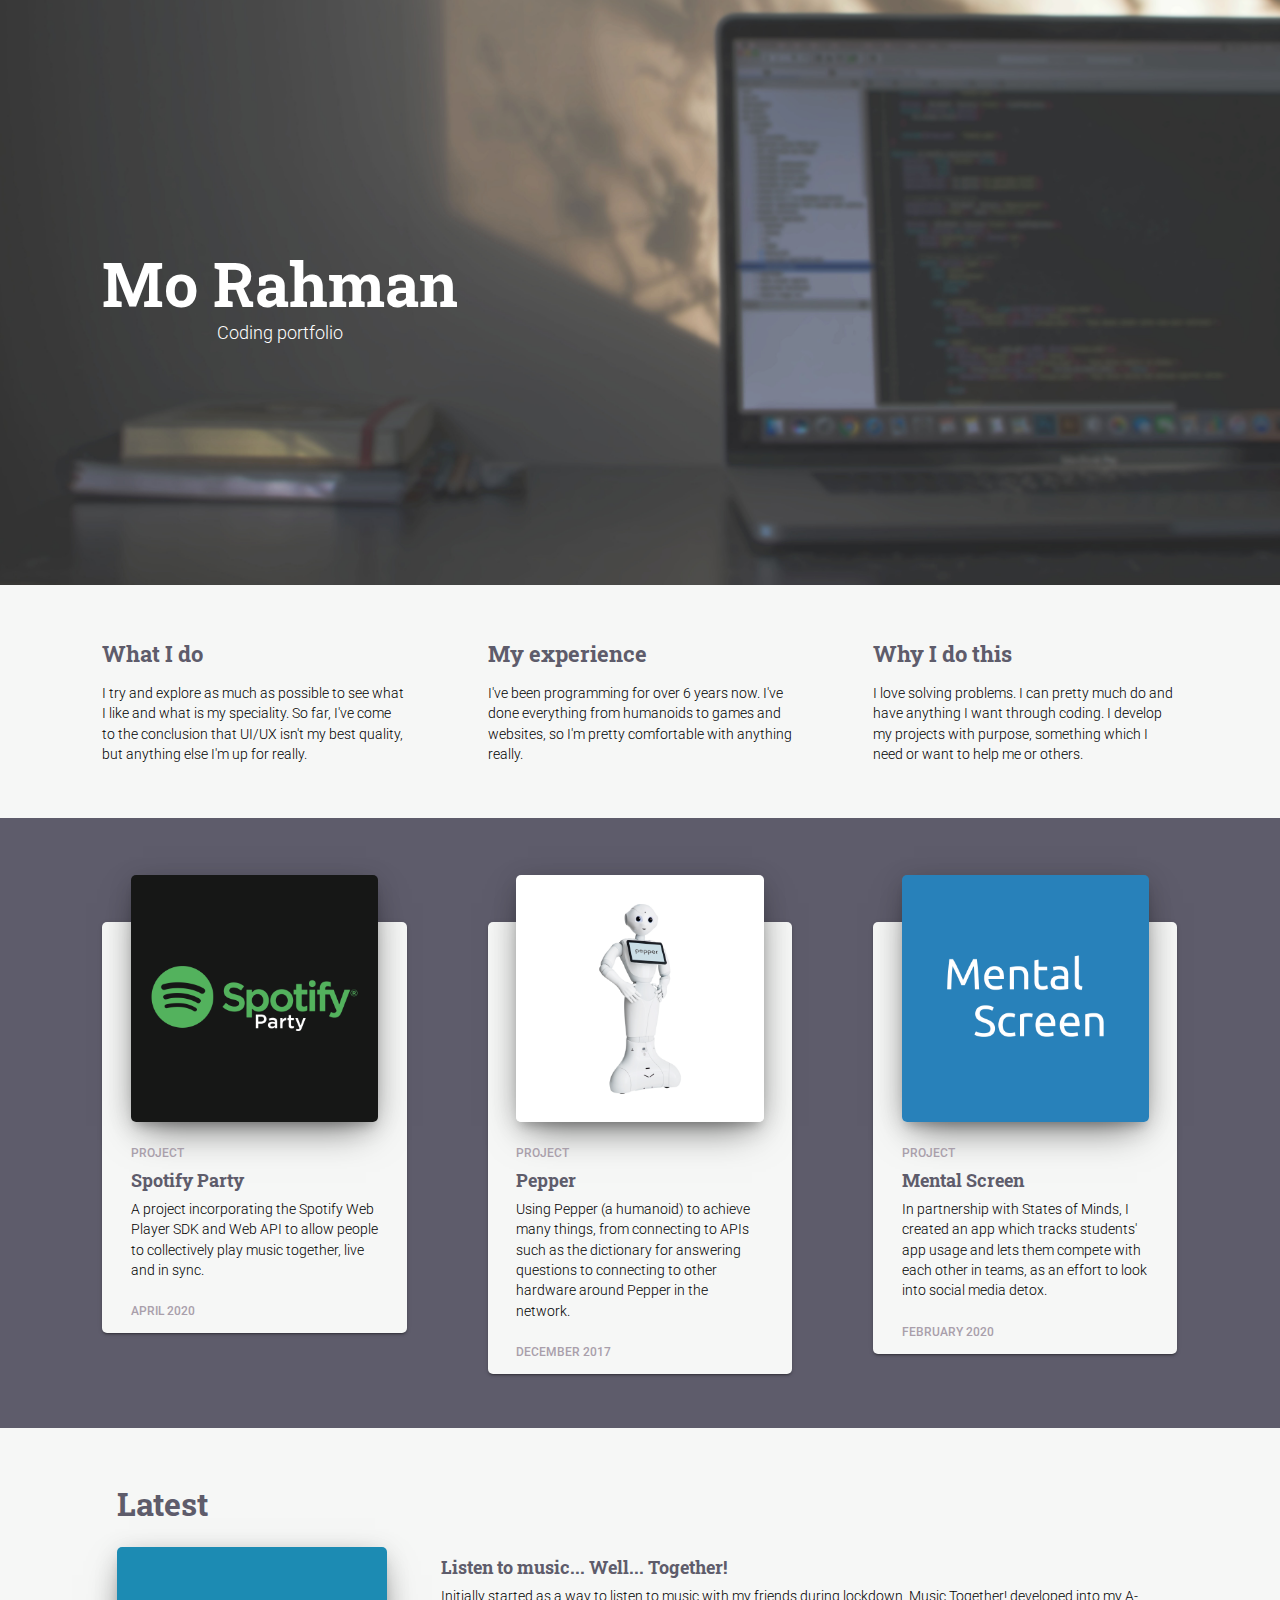
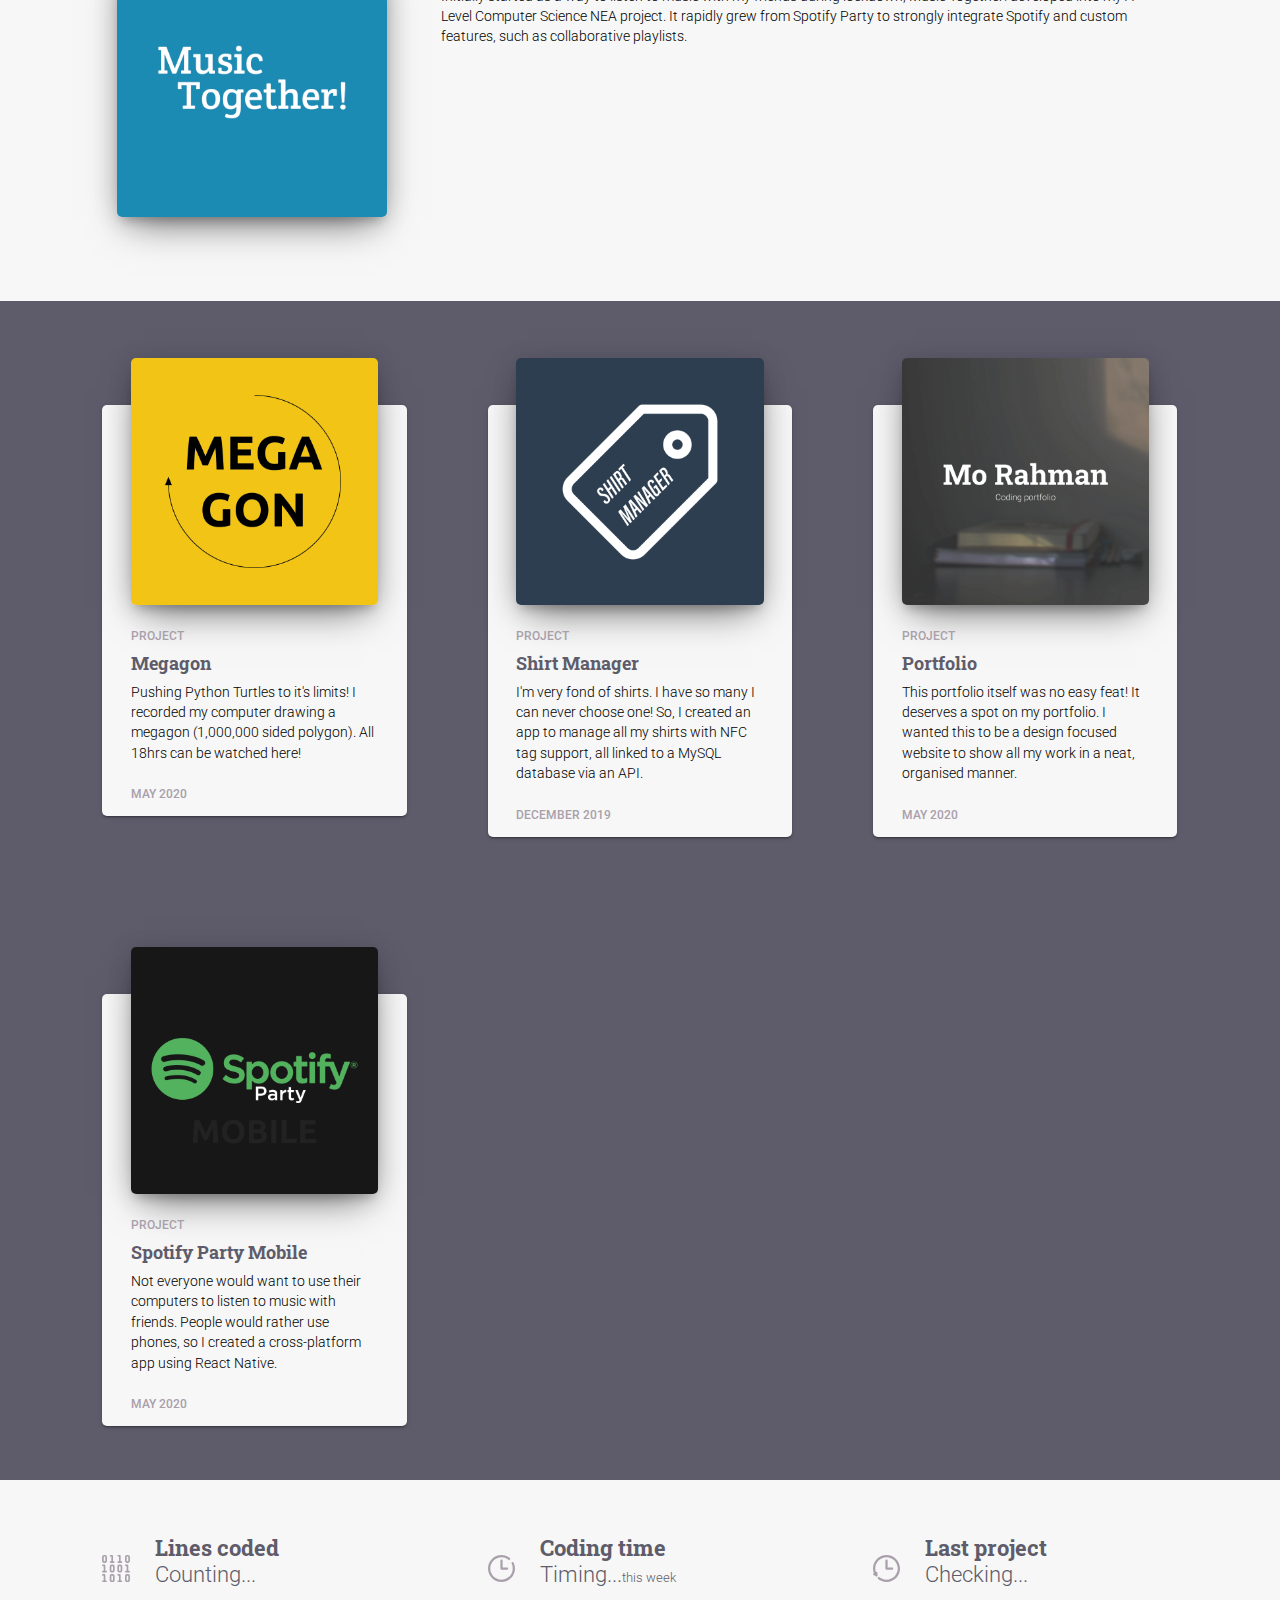
<file: index.html>
<!DOCTYPE html>
<html>
    <head>
        <title>Mo Rahman: Portfolio</title>
        <link rel="stylesheet" type="text/css" href="style.css">
        <!-- Global site tag (gtag.js) - Google Analytics -->
        <script async src="https://www.googletagmanager.com/gtag/js?id=UA-165942289-1"></script>
        <script src="https://ajax.googleapis.com/ajax/libs/jquery/3.5.1/jquery.min.js"></script>
        <script>
            window.dataLayer = window.dataLayer || [];
            function gtag(){dataLayer.push(arguments);}
            gtag('js', new Date());

            gtag('config', 'UA-165942289-1');
        </script>
        <!-- UI Scripts -->
    </head>
    <body>
        <!-- <div id="top_bar">
            <div id="top_bar_github"></div>
            <div id="top_bar_github_t" class="roboto">@mrmm2703</div>
            <div id="top_bar_twitter"></div>
            <div id="top_bar_github_t" class="roboto">@morahman162</div>
        </div> -->
        <div id="moving_image"></div>
        <div id="header">
            <div id="header_left_container">
                <div id="header_title" class="robotoheader">
                    Mo Rahman
                </div>
                <div id="header_subtitle" class="roboto">
                    Coding portfolio
                </div>
            </div>
        </div>
        <div id="header_ps">
            <div id="header_left_container">
                <div id="header_title" class="robotoheader">
                    Spotify Party
                </div>
            </div>
            <div id="header_right_container">
                <div id="header_img"></div>
            </div>
        </div>
        <div id="header_block"></div>

        <div class="section light">
            <div class="row1">
                <div class="light_card id1">
                    <div class="light_card_header robotoheader">
                        What I do
                    </div>
                    <div class="light_card_text roboto">
                        I try and explore as much as possible to see what I like and what is my speciality. So far, I've come to the conclusion that UI/UX isn't my best quality, but anything else I'm up for really.
                    </div>
                </div>
                <div class="light_card id2">
                    <div class="light_card_header robotoheader">
                        My experience
                    </div>
                    <div class="light_card_text roboto">
                        I've been programming for over 6 years now. I've done everything from humanoids to games and websites, so I'm pretty comfortable with anything really.
                    </div>
                </div>
                <div class="light_card id3">
                    <div class="light_card_header robotoheader">
                        Why I do this
                    </div>
                    <div class="light_card_text roboto">
                        I love solving problems. I can pretty much do and have anything I want through coding. I develop my projects with purpose, something which I need or want to help me or others.
                    </div>
                </div>
            </div>
        </div>


        <div class="section dark">
            <div class="row1">
                <div class="dark_card dc1 id1" id="row2img">
                    <a><div data-href="projects/spotify-party/" class="img id1"></div></a>
                    <div class="dark_card_type">PROJECT</div>
                    <div class="dark_card_title robotoheader">Spotify Party</div>
                    <div class="dark_card_text roboto">A project incorporating the Spotify Web Player SDK and Web API to allow people to collectively play music together, live and in sync.</div>
                    <div class="dark_card_type">APRIL 2020</div>
                </div>
                <div class="dark_card dc1 id2">
                    <a><div data-href="projects/pepper/" class="img id2"></div></a>
                    <div class="dark_card_type">PROJECT</div>
                    <div class="dark_card_title robotoheader">Pepper</div>
                    <div class="dark_card_text roboto">Using Pepper (a humanoid) to achieve many things, from connecting to APIs such as the dictionary for answering questions to connecting to other hardware around Pepper in the network.</div>
                    <div class="dark_card_type">DECEMBER 2017</div>
                </div>
                <div class="dark_card dc1 id3">
                    <a><div data-href="projects/mental-screen/" class="img id3"></div></a>
                    <div class="dark_card_type">PROJECT</div>
                    <div class="dark_card_title robotoheader">Mental Screen</div>
                    <div class="dark_card_text roboto">In partnership with States of Minds, I created an app which tracks students' app usage and lets them compete with each other in teams, as an effort to look into social media detox.</div>
                    <div class="dark_card_type">FEBRUARY 2020</div>
                </div>
            </div>
        </div>

        <div class="section light">
            <div class="row1">
                <div class="light_card_header robotoheader" style="margin-left: calc(300px * 0.05); font-size: 2em;">Latest</div>
                <div class="feat-content">
                    <div class="feat-img-cont">
                        <a><div data-href="projects/music-together/" class="img feature" style="background-image: url('img/music-together.png')"></div></a>
                    </div>
                    <div class="text-cont">
                        <div class="dark_card_title robotoheader">Listen to music... Well... Together!</div>
                        <div class="dark_card_text roboto">
                            Initially started as a way to listen to music with my friends during lockdown, Music Together! developed into my A-Level Computer Science NEA project.
                            It rapidly grew from Spotify Party to strongly integrate Spotify and custom features, such as collaborative playlists.
                        </div>
                    </div>
                </div>
            </div>
        </div>

        <div class="section dark">
            <div class="row1">
                <div class="dark_card dc2 id1" id="row2img">
                    <a><div data-href="projects/megagon/" class="img id1"></div></a>
                    <div class="dark_card_type">PROJECT</div>
                    <div class="dark_card_title robotoheader">Megagon</div>
                    <div class="dark_card_text roboto">Pushing Python Turtles to it's limits! I recorded my computer drawing a megagon (1,000,000 sided polygon). All 18hrs can be watched here!</div>
                    <div class="dark_card_type">MAY 2020</div>
                </div>
                <div class="dark_card dc2 id2">
                    <a><div data-href="projects/shirt-manager/" class="img id2"></div></a>
                    <div class="dark_card_type">PROJECT</div>
                    <div class="dark_card_title robotoheader">Shirt Manager</div>
                    <div class="dark_card_text roboto">I'm very fond of shirts. I have so many I can never choose one! So, I created an app to manage all my shirts with NFC tag support, all linked to a MySQL database via an API.</div>
                    <div class="dark_card_type">DECEMBER 2019</div>
                </div>
                <div class="dark_card dc2 id3">
                    <a><div data-href="projects/portfolio" class="img id3"></div></a>
                    <div class="dark_card_type">PROJECT</div>
                    <div class="dark_card_title robotoheader">Portfolio</div>
                    <div class="dark_card_text roboto">This portfolio itself was no easy feat! It deserves a spot on my portfolio. I wanted this to be a design focused website to show all my work in a neat, organised manner.</div>
                    <div class="dark_card_type">MAY 2020</div>
                </div>
            </div>
        </div>

        <div class="section dark">
            <div class="row1">
                <div class="dark_card dc2 id1" id="row2img">
                    <a><div data-href="projects/spotify-party-mobile" class="img id1"  style="background-image: url('img/spotify-party-mobile.png');"></div></a>
                    <div class="dark_card_type">PROJECT</div>
                    <div class="dark_card_title robotoheader">Spotify Party Mobile</div>
                    <div class="dark_card_text roboto">Not everyone would want to use their computers to listen to music with friends. People would rather use phones, so I created a cross-platform app using React Native.</div>
                    <div class="dark_card_type">MAY 2020</div>
                </div>
            </div>
        </div>

        <div class="section light">
            <div class="row1">
                <div class="light_card id1">
                    <div class="light_card_header robotoheader stat">
                        <div class="stat_image" style="background-image: url('img/binary.svg');"></div>
                        <div class="stat_header">Lines coded
                            <div class="roboto" id ="lines_coded">Counting...</div>
                        </div>
                    </div>
                </div>
                <div class="light_card id2">
                    <div class="light_card_header robotoheader stat">
                        <div class="stat_image" style="background-image: url('img/time.svg');"></div>
                        <div class="stat_header">Coding time
                            <div class="roboto" id="coding_time">Timing...<b class="roboto" style="font-size: 1vw">this week</b></div>
                        </div>
                    </div>
                </div>
                <div class="light_card id3">
                    <div class="light_card_header robotoheader stat">
                        <div class="stat_image" style="background-image: url('img/recent.svg');"></div>
                        <div class="stat_header">Last project
                            <div class="roboto" id="last_project">Checking...</div>
                        </div>
                    </div>
                </div>
            </div>
        </div>
        
    </body>
    <script>
            var header_block = document.getElementById("header_block")
            var header = document.getElementById("header")
            var origMargin
            var origSize
            var movingImageWidth
            var movingImageHeight
            var movingImageTop
            var movingImageRight

            function numberWithCommas(x) {
                return x.toString().replace(/\B(?=(\d{3})+(?!\d))/g, ",");
            }

            function titleCase(str) {
                var splitStr = str.toLowerCase().split(' ');
                for (var i = 0; i < splitStr.length; i++) {
                    splitStr[i] = splitStr[i].charAt(0).toUpperCase() + splitStr[i].substring(1);     
                }
                return splitStr.join(' '); 
            }

            $.getJSON("stats.json", function(data) {
                $.getJSON("https://morahman.me/portfolio/get_time.php", (d) => {
                    let time = parseInt(d["data"]["time"]) * 1000
                    if (time < 60000) {
                        time = numberWithCommas(Math.trunc(time / 1000)) + "sec"
                    } else if (time < 3600000) {
                        time = numberWithCommas(Math.trunc(time / 60000)) + "min"
                    } else {
                        time = numberWithCommas(Math.trunc(time / 3600000)) + "hrs"
                    }
                    $("#lines_coded").html(numberWithCommas(data["total_lines"]))
                    $("#coding_time").html(time + " <b class=\"roboto\" style=\"font-size: 1vw\">this week</b>")
                    $("#last_project").html(titleCase(data["last_project"]))
                })                
            })

            function setHeaderBlock() {
                header_block.style.height = header.offsetHeight + "px"
            }
            
            function setImageHeight() {
                console.log($(".dark_card .img").width())
                $(".dark_card .img").css('height', $(".dark_card .img").width()+"px")
                $(".dark_card .img").css('margin-top', (($(".dark_card .img").width()/4)*(-1))+"px")
                origMargin = ($(".dark_card .img").width()/4)*(-1)
                origSize = $(".dark_card .img").height()
                $("#top_bar_github").css('width', $("#top_bar_github").height()+"px")
                $("#top_bar_twitter").css('width', $("#top_bar_github").height()+"px")
                $("#top_bar_twitter").css('height', ($("#top_bar_twitter").width() / 1.229822835)+"px")
                console.log($(".light_card_header.stat").height() + "PPPPP")
                $(".stat_image").css('width', $(".light_card_header.stat").height()/2+"px")
                $(".stat_image").css('height', $(".light_card_header.stat").height()/2+"px")
                // $("#top_bar_github").css('margin-top', (($("#top_bar").height() - $("#top_bar_github").height()) / 2)+"px")
                movingImageHeight = $("#header_right_container").height()
                movingImageWidth = $("#header_right_container").width()
                movingImageTop = $("#header_right_container").offset().top
                movingImageLeft = $("#header_right_container").offset().left
                console.log(movingImageHeight, movingImageWidth, movingImageTop, movingImageLeft)
            }

            function doSizes() {
                setHeaderBlock()
                setImageHeight()
            }

            doSizes()
            window.addEventListener("resize", doSizes)
        </script>
        <script src="animations.js"></script>
</html>
</file>
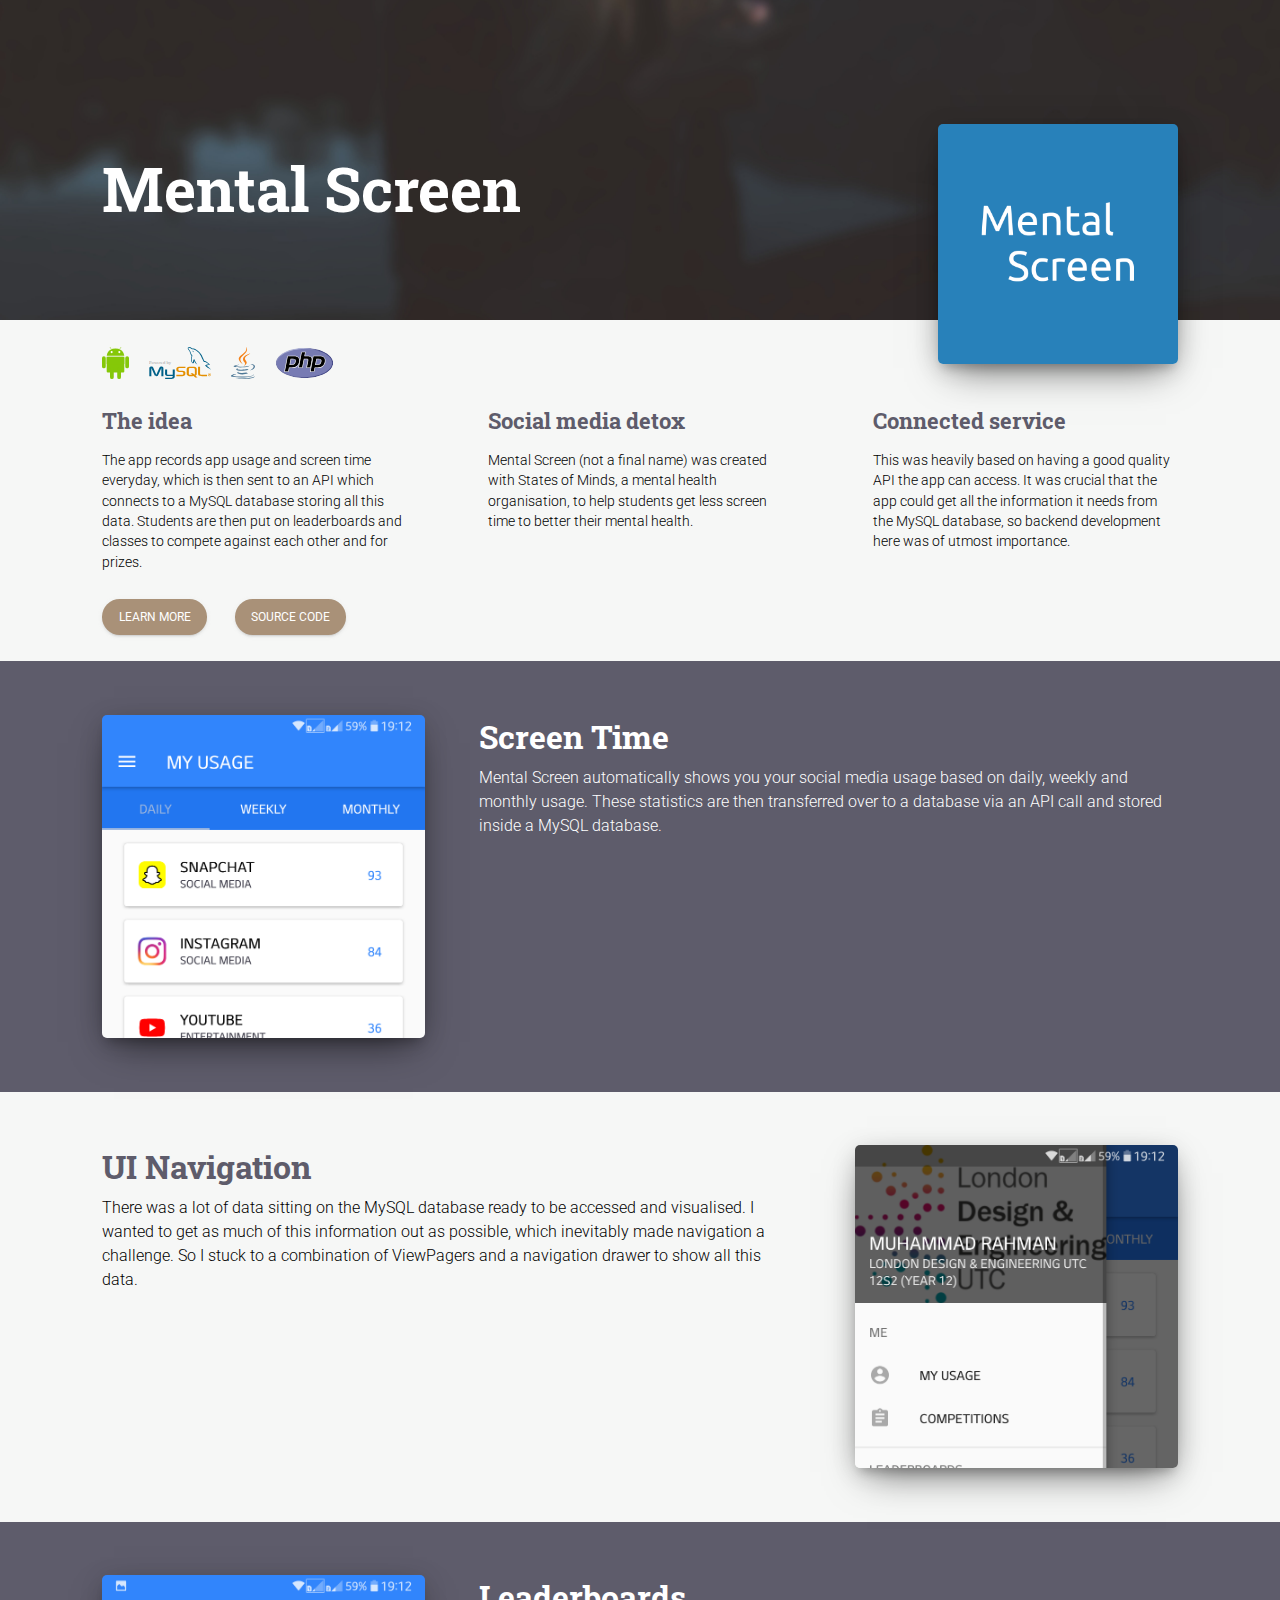
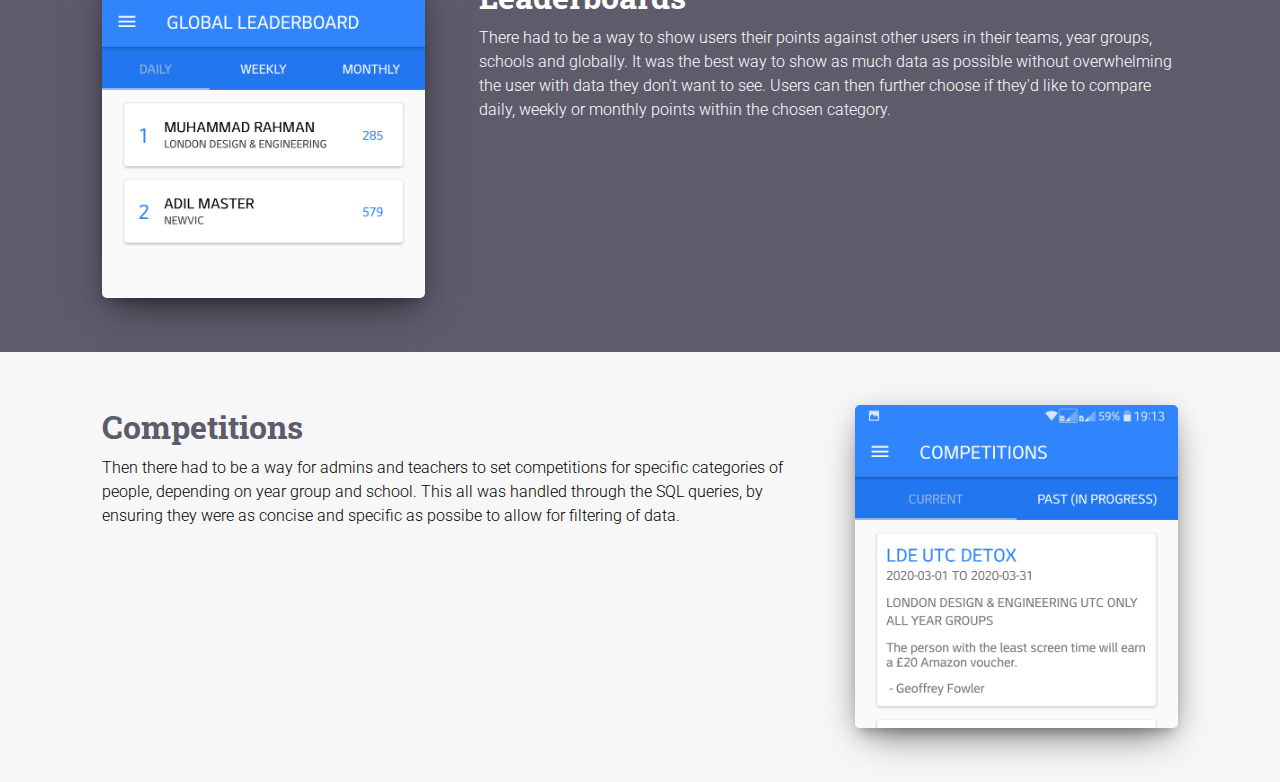
<file: projects/mental-screen/index.html>
<!DOCTYPE html>
<html>
    <head>
        <title>Mental Screen</title>
        <link rel="stylesheet" type="text/css" href="style.css">
        <meta name="twitter:widgets:border-color" content="#ffffff">
        <!-- Global site tag (gtag.js) - Google Analytics -->
        <script async src="https://www.googletagmanager.com/gtag/js?id=UA-165942289-1"></script>
        <script src="https://ajax.googleapis.com/ajax/libs/jquery/3.5.1/jquery.min.js"></script>
        <script>
            window.dataLayer = window.dataLayer || [];
            function gtag(){dataLayer.push(arguments);}
            gtag('js', new Date());

            gtag('config', 'UA-165942289-1');
        </script>
    </head>
    <body>
        <!-- Header -->
        <div id="header">
            <div id="header_left_container">
                <div id="header_title" class="robotoheader">
                    Mental Screen
                </div>
            </div>
            <div id="header_right_container">
                <div id="header_img"></div>
            </div>
        </div>
        <div id="header_block"></div>

        <!-- Quick Details -->
        <div class="section light">
            <div class="tech_bar">
                <img class="tech" src="../../img/android.svg"/>
                <img class="tech" src="../../img/mysql.svg"/>
                <img class="tech" src="../../img/java.svg"/>
                <img class="tech" src="../../img/php.svg"/>
            </div>
            <div class="row1">
                <div class="light_card id1">
                    <div class="light_card_header robotoheader">
                        The idea
                    </div>
                    <div class="light_card_text roboto">
                        The app records app usage and screen time everyday, which is then sent to an API which connects to a MySQL database storing all this data. Students are then put on leaderboards and classes to compete against each other and for prizes.
                    </div>
                </div>
                <div class="light_card id2">
                    <div class="light_card_header robotoheader">
                        Social media detox
                    </div>
                    <div class="light_card_text roboto">
                        Mental Screen (not a final name) was created with States of Minds, a mental health organisation, to help students get less screen time to better their mental health.
                    </div>
                </div>
                <div class="light_card id3">
                    <div class="light_card_header robotoheader">
                        Connected service
                    </div>
                    <div class="light_card_text roboto">
                        This was heavily based on having a good quality API the app can access. It was crucial that the app could get all the information it needs from the MySQL database, so backend development here was of utmost importance.
                    </div>
                </div>
            </div>
            <div class="top_buttons">
                <a href="#learnmore" class="button top_button roboto">LEARN MORE</a>
                <a href="https://github.com/mrmm2703/mental-screen" class="button top_button roboto">SOURCE CODE</a>
            </div>
        </div>

        <div class="section dark" id="learnmore">
            <div class="row1" style="padding-top: 5%; padding-bottom: 5%;">
                <div class="big_image left" id="big_image1" style='background-image: url("img/screenshot.png");'></div>
                <div class="big_image_text_container right dark">
                    <div class="big_image_text_header robotoheader">
                        Screen Time
                    </div>
                    <div class="big_image_text_text roboto">
                        Mental Screen automatically shows you your social media usage based on daily, weekly and monthly usage. These statistics are then transferred over to a database via an API call and stored inside a MySQL database.
                    </div>
                </div>
            </div>
        </div>

        <div class="section light">
            <div class="row1" style="padding-top: 5%; padding-bottom: 5%">
                <div class="big_image right" id="big_image2" style='background-image: url("img/screenshot2.png");'></div>
                <div class="big_image_text_container left">
                    <div class="big_image_text_header light robotoheader">
                        UI Navigation
                    </div>
                    <div class="big_image_text_text roboto">
                        There was a lot of data sitting on the MySQL database ready to be accessed and visualised. I wanted to get as much of this information out as possible, which inevitably made navigation a challenge. So I stuck to a combination of ViewPagers and a navigation drawer to show all this data.
                    </div>
                </div>
            </div>
        </div>

        <div class="section dark">
            <div class="row1" style="padding-top: 5%; padding-bottom: 5%">
                <div class="big_image left" id="big_image3" style='background-image: url("img/screenshot3.png");'></div>
                <div class="big_image_text_container dark right">
                    <div class="big_image_text_header dark robotoheader">
                        Leaderboards
                    </div>
                    <div class="big_image_text_text roboto">
                        There had to be a way to show users their points against other users in their teams, year groups, schools and globally. It was the best way to show as much data as possible without overwhelming the user with data they don't want to see. Users can then further choose if they'd like to compare daily, weekly or monthly points within the chosen category.
                    </div>
                </div>
            </div>
        </div>

        <div class="section light">
            <div class="row1" style="padding-top: 5%; padding-bottom: 5%">
                <div class="big_image right" id="big_image4" style='background-image: url("img/screenshot4.png");'></div>
                <div class="big_image_text_container left">
                    <div class="big_image_text_header light robotoheader">
                        Competitions
                    </div>
                    <div class="big_image_text_text roboto">
                        Then there had to be a way for admins and teachers to set competitions for specific categories of people, depending on year group and school. This all was handled through the SQL queries, by ensuring they were as concise and specific as possibe to allow for filtering of data.
                    </div>
                </div>
            </div>
        </div>

        <!-- <div class="section dark"> -->
            <!-- <div class="row1"> -->
                <!-- <div class="dark_card dc1 id1" id="row2img"> -->
                    <!-- <div class="img id1"></div> -->
                    <!-- <div class="dark_card_type">PROJECT</div> -->
                    <!-- <div class="dark_card_title robotoheader">Spotify Party</div> -->
                    <!-- <div class="dark_card_text roboto">A project incorporating the Spotify Web Player SDK and Web API to allow people to collectively play music together, live and in sync.</div> -->
                    <!-- <div class="dark_card_type">APRIL 2020</div> -->
                    <!-- <blockquote class="twitter-tweet"><p lang="en" dir="ltr">So, <a href="https://twitter.com/hashtag/COVID19?src=hash&amp;ref_src=twsrc%5Etfw">#COVID19</a> is making it difficult to share music, but using <a href="https://twitter.com/SpotifyPlatform?ref_src=twsrc%5Etfw">@SpotifyPlatform</a>, I developed a web app using <a href="https://twitter.com/hashtag/JavaScript?src=hash&amp;ref_src=twsrc%5Etfw">#JavaScript</a> to allow people to listen to music together over the internet natively in <a href="https://twitter.com/hashtag/Spotify?src=hash&amp;ref_src=twsrc%5Etfw">#Spotify</a>! <a href="https://t.co/n6Zvlt7xqP">pic.twitter.com/n6Zvlt7xqP</a></p>&mdash; Muhammad Rahman (@morahman162) <a href="https://twitter.com/morahman162/status/1242902464401158148?ref_src=twsrc%5Etfw">March 25, 2020</a></blockquote> <script async src="https://platform.twitter.com/widgets.js" charset="utf-8"></script> -->
                <!-- </div> -->
                <!-- <div class="dark_card dc1 id2"> -->
                    <!-- <div class="img id2"></div> -->
                    <!-- <div class="dark_card_type">PROJECT</div> -->
                    <!-- <div class="dark_card_title robotoheader">Solving problems</div> -->
                    <!-- <div class="dark_card_text roboto">Spotify Party was made for me and my friends. Listening to music together is super fun with friends, and after lockdown due to COVID-19, we could no longer share music like we use to. So, I decided to solve this issue by making something. And there was born Spotify Party!</div> -->
                    <!-- <div class="dark_card_type">DECEMBER 2017</div> -->
                <!-- </div> -->
                <!-- <div class="dark_card dc1 id3">
                    <div class="img id3"></div>
                    <div class="dark_card_type">PROJECT</div>
                    <div class="dark_card_title robotoheader">Mental Screen</div>
                    <div class="dark_card_text roboto">In partnership with States of Minds, I created an app which tracks students' app usage and lets them compete with each other in teams, as an effort to look into social media detox.</div>
                    <div class="dark_card_type">FEBRUARY 2020</div>
                </div> -->
            <!-- </div> -->
        <!-- </div> -->

        <!-- <div class="section dark">
            <div class="row1">
                <div class="dark_card dc2 id1" id="row2img">
                    <div class="img id1"></div>
                    <div class="dark_card_type">PROJECT</div>
                    <div class="dark_card_title robotoheader">Megagon</div>
                    <div class="dark_card_text roboto">Pushing Python Turtles to it's limits! I recorded my computer drawing a megagon (1,000,000 sided polygon). All 18hrs can be watched here!</div>
                    <div class="dark_card_type">MAY 2020</div>
                </div>
                <div class="dark_card dc2 id2">
                    <div class="img id2"></div>
                    <div class="dark_card_type">PROJECT</div>
                    <div class="dark_card_title robotoheader">Shirt Manager</div>
                    <div class="dark_card_text roboto">I'm very fond of shirts. I have so many I can never choose one! So, I created an app to manage all my shirts with NFC tag support, all linked to a MySQL database via an API.</div>
                    <div class="dark_card_type">DECEMBER 2019</div>
                </div>
                <div class="dark_card dc2 id3">
                    <div class="img id3"></div>
                    <div class="dark_card_type">PROJECT</div>
                    <div class="dark_card_title robotoheader">Portfolio</div>
                    <div class="dark_card_text roboto">This portfolio itself was no easy feat! It deserves a spot on my portfolio. I wanted this to be a design focused website to show all my work in a neat, organised manner.</div>
                    <div class="dark_card_type">MAY 2020</div>
                </div>
            </div>
        </div> -->

    </body>
    <script>
            var header_block = document.getElementById("header_block")
            var header = document.getElementById("header")
            function setHeaderBlock() {
                header_block.style.height = header.offsetHeight + "px"
            }
            
            function setImageHeight() {
                console.log($(".dark_card .img").width())
                $(".dark_card .img").css('height', $(".dark_card .img").width()+"px")
                $(".dark_card .img").css('margin-top', (($(".dark_card .img").width()/4)*(-1))+"px")
                $("#top_bar_github").css('width', $("#top_bar_github").height()+"px")
                $("#top_bar_twitter").css('width', $("#top_bar_github").height()+"px")
                $("#top_bar_twitter").css('height', ($("#top_bar_twitter").width() / 1.229822835)+"px")
                $(".button").css("border-radius", ($(".button").outerHeight() / 2)+"px")
                $("#big_image1").css("height", ((($("#big_image1").width()) / 1440) * 1440)+"px")
                $("#big_image2").css("height", ((($("#big_image2").width()) / 1440) * 1440)+"px")
                $("#big_image3").css("height", ((($("#big_image3").width()) / 1440) * 1440)+"px")
                $("#big_image4").css("height", ((($("#big_image4").width()) / 1440) * 1440)+"px")
                // $("#top_bar_github").css('margin-top', (($("#top_bar").height() - $("#top_bar_github").height()) / 2)+"px")
            }

            function doSizes() {
                setHeaderBlock()
                setImageHeight()
            }

            doSizes()
            window.addEventListener("resize", doSizes)
        </script>
        <script src="../../animations.js"></script>
        <script>
            /*<![CDATA[*/
            function customizeTweet() {
            
                if (document.getElementById("twitter-widget-0")) {
            
                    var maxTweets = 1;
            
                    for (i = 0; i < maxTweets; i++) {
            
                        if (document.getElementById("twitter-widget-" + i)) {
                            var isChromium = window.chrome;
                            var winNav = window.navigator;
                            var vendorName = winNav.vendor;
                            var isOpera = typeof window.opr !== "undefined";
                            var isIEedge = winNav.userAgent.indexOf("Edge") > -1;
                            var isIOSChrome = winNav.userAgent.match("CriOS");
                            var isSafari6Plus = !!navigator.userAgent.match(/safari/i) && !navigator.userAgent.match(/chrome/i) && typeof document.body.style.webkitFilter !== "undefined";
                            var tweetCSS = '.EmbeddedTweet{height:auto !important;border:none !important; background-color: #F6F7F6 !important; margin-top: 0 !important; margin-bottom: 0 !important}';
                            var tweetStyle = document.createElement("style");
            
                            tweetStyle.setAttribute("id", "tweet-style-" + i);
                            tweetStyle.innerHTML = tweetCSS;
                            tweetStyle.type = "text/css";
            
                            if ((isIOSChrome) || (isChromium !== null && typeof isChromium !== "undefined" && vendorName === "Google Inc." && isIEedge === false) || (isOpera === true) || (isSafari6Plus)) {
            
                                var styleTag = document.getElementById("twitter-widget-" + i).shadowRoot;
                                styleTag.insertBefore(tweetStyle, styleTag.childNodes[0]);
                            } else {
            
                                var tweetWidget = document.getElementById("twitter-widget-" + i).contentDocument;
                                tweetWidget.head.appendChild(tweetStyle);
                            }
                        } else break;
                    }
                }
            }
            
            function addLoadEvent(func) {
                var oldonload = window.onload;
                if (typeof window.onload != 'function') {
                    window.onload = func;
                } else {
                    window.onload = function() {
                        if (oldonload) {
                            oldonload();
                        }
                        func();
                    }
                }
            }
            
            addLoadEvent(customizeTweet);
            /*]]>*/
            </script>
</html>
</file>
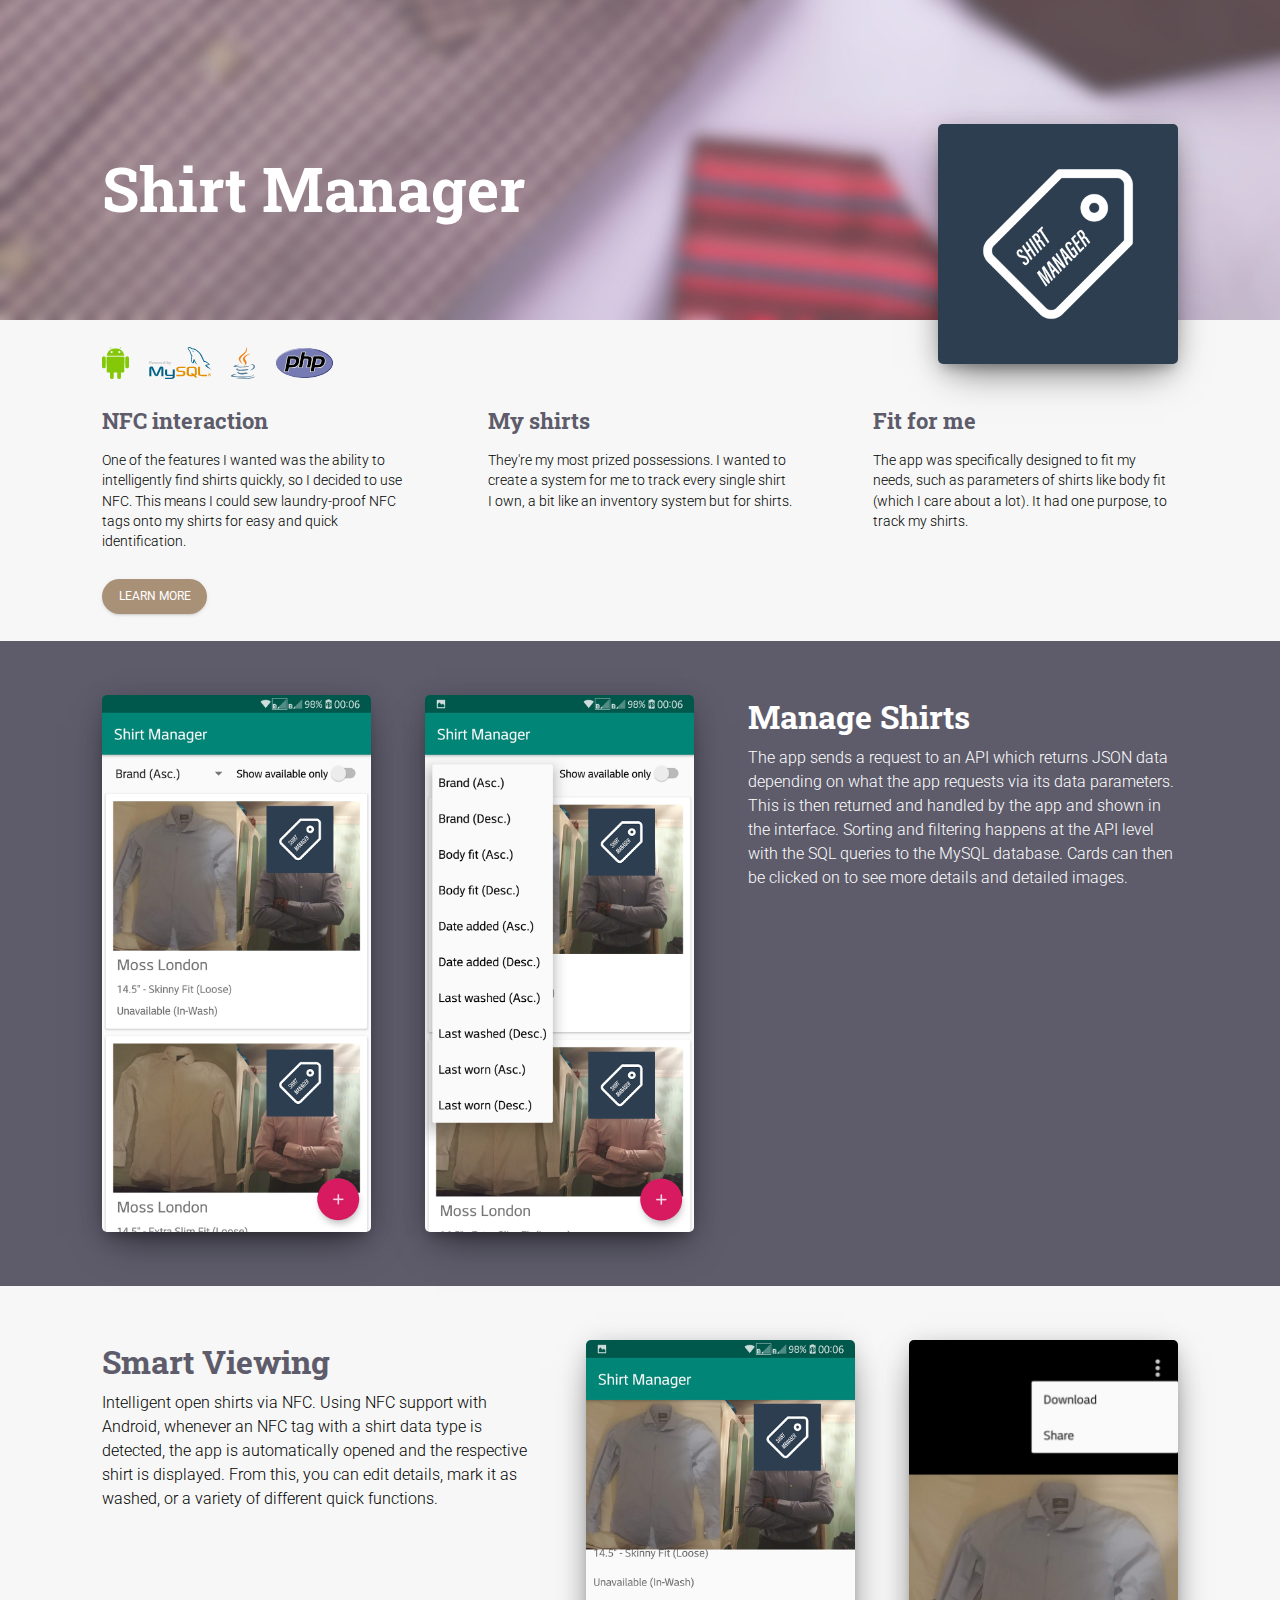
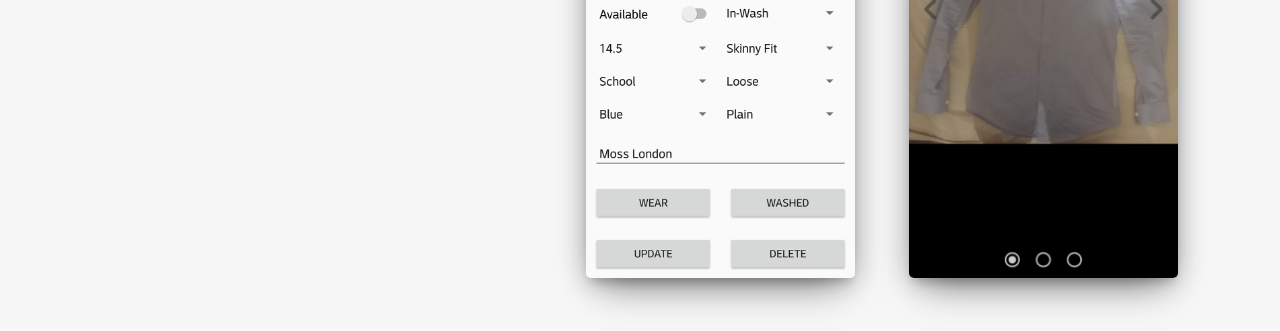
<file: projects/shirt-manager/index.html>
<!DOCTYPE html>
<html>
    <head>
        <title>Shirt Manager</title>
        <link rel="stylesheet" type="text/css" href="style.css">
        <meta name="twitter:widgets:border-color" content="#ffffff">
        <!-- Global site tag (gtag.js) - Google Analytics -->
        <script async src="https://www.googletagmanager.com/gtag/js?id=UA-165942289-1"></script>
        <script src="https://ajax.googleapis.com/ajax/libs/jquery/3.5.1/jquery.min.js"></script>
        <script>
            window.dataLayer = window.dataLayer || [];
            function gtag(){dataLayer.push(arguments);}
            gtag('js', new Date());

            gtag('config', 'UA-165942289-1');
        </script>
    </head>
    <body>
        <!-- Header -->
        <div id="header">
            <div id="header_left_container">
                <div id="header_title" class="robotoheader">
                    Shirt Manager
                </div>
            </div>
            <div id="header_right_container">
                <div id="header_img"></div>
            </div>
        </div>
        <div id="header_block"></div>

        <!-- Quick Details -->
        <div class="section light">
            <div class="tech_bar">
                <img class="tech" src="../../img/android.svg"/>
                <img class="tech" src="../../img/mysql.svg"/>
                <img class="tech" src="../../img/java.svg"/>
                <img class="tech" src="../../img/php.svg"/>
            </div>
            <div class="row1">
                <div class="light_card id1">
                    <div class="light_card_header robotoheader">
                        NFC interaction
                    </div>
                    <div class="light_card_text roboto">
                        One of the features I wanted was the ability to intelligently find shirts quickly, so I decided to use NFC. This means I could sew laundry-proof NFC tags onto my shirts for easy and quick identification.
                    </div>
                </div>
                <div class="light_card id2">
                    <div class="light_card_header robotoheader">
                        My shirts
                    </div>
                    <div class="light_card_text roboto">
                        They're my most prized possessions. I wanted to create a system for me to track every single shirt I own, a bit like an inventory system but for shirts.
                    </div>
                </div>
                <div class="light_card id3">
                    <div class="light_card_header robotoheader">
                        Fit for me
                    </div>
                    <div class="light_card_text roboto">
                        The app was specifically designed to fit my needs, such as parameters of shirts like body fit (which I care about a lot). It had one purpose, to track my shirts.
                    </div>
                </div>
            </div>
            <div class="top_buttons">
                <a href="#learnmore" class="button top_button roboto">LEARN MORE</a>
                <!-- <a href="https://github.com/mrmm2703/mental-screen" class="button top_button roboto">SOURCE CODE</a> -->
            </div>
        </div>

        <div class="section dark" id="learnmore">
            <div class="row1" style="padding-top: 5%; padding-bottom: 5%;">
                <div class="big_image left" id="big_image1" style='background-image: url("img/screenshot.png");'></div>
                <div class="big_image left" id="big_image2" style='background-image: url("img/screenshot1.png");'></div>
                <div class="big_image_text_container right dark">
                    <div class="big_image_text_header robotoheader">
                        Manage Shirts
                    </div>
                    <div class="big_image_text_text roboto">
                        The app sends a request to an API which returns JSON data depending on what the app requests via its data parameters. This is then returned and handled by the app and shown in the interface. Sorting and filtering happens at the API level with the SQL queries to the MySQL database. Cards can then be clicked on to see more details and detailed images.
                    </div>
                </div>
            </div>
        </div>

        <div class="section light">
            <div class="row1" style="padding-top: 5%; padding-bottom: 5%">
                <div class="big_image right" id="big_image3" style='background-image: url("img/screenshot3.png");'></div>
                <div class="big_image right" id="big_image4" style='background-image: url("img/screenshot2.png");'></div>
                <div class="big_image_text_container left">
                    <div class="big_image_text_header light robotoheader">
                        Smart Viewing
                    </div>
                    <div class="big_image_text_text roboto">
                        Intelligent open shirts via NFC. Using NFC support with Android, whenever an NFC tag with a shirt data type is detected, the app is automatically opened and the respective shirt is displayed. From this, you can edit details, mark it as washed, or a variety of different quick functions.
                    </div>
                </div>
            </div>
        </div>

    </body>
    <script>
            var header_block = document.getElementById("header_block")
            var header = document.getElementById("header")
            function setHeaderBlock() {
                header_block.style.height = header.offsetHeight + "px"
            }
            
            function setImageHeight() {
                console.log($(".dark_card .img").width())
                $(".dark_card .img").css('height', $(".dark_card .img").width()+"px")
                $(".dark_card .img").css('margin-top', (($(".dark_card .img").width()/4)*(-1))+"px")
                $("#top_bar_github").css('width', $("#top_bar_github").height()+"px")
                $("#top_bar_twitter").css('width', $("#top_bar_github").height()+"px")
                $("#top_bar_twitter").css('height', ($("#top_bar_twitter").width() / 1.229822835)+"px")
                $(".button").css("border-radius", ($(".button").outerHeight() / 2)+"px")
                $("#big_image1").css("height", ((($("#big_image1").width()) / 1440) * 2880)+"px")
                $("#big_image2").css("height", ((($("#big_image2").width()) / 1440) * 2880)+"px")
                $("#big_image3").css("height", ((($("#big_image3").width()) / 1440) * 2880)+"px")
                $("#big_image4").css("height", ((($("#big_image4").width()) / 1440) * 2880)+"px")
                // $("#top_bar_github").css('margin-top', (($("#top_bar").height() - $("#top_bar_github").height()) / 2)+"px")
            }

            function doSizes() {
                setHeaderBlock()
                setImageHeight()
            }

            doSizes()
            window.addEventListener("resize", doSizes)
        </script>
        <script src="../../animations.js"></script>
        <script>
            /*<![CDATA[*/
            function customizeTweet() {
            
                if (document.getElementById("twitter-widget-0")) {
            
                    var maxTweets = 1;
            
                    for (i = 0; i < maxTweets; i++) {
            
                        if (document.getElementById("twitter-widget-" + i)) {
                            var isChromium = window.chrome;
                            var winNav = window.navigator;
                            var vendorName = winNav.vendor;
                            var isOpera = typeof window.opr !== "undefined";
                            var isIEedge = winNav.userAgent.indexOf("Edge") > -1;
                            var isIOSChrome = winNav.userAgent.match("CriOS");
                            var isSafari6Plus = !!navigator.userAgent.match(/safari/i) && !navigator.userAgent.match(/chrome/i) && typeof document.body.style.webkitFilter !== "undefined";
                            var tweetCSS = '.EmbeddedTweet{height:auto !important;border:none !important; background-color: #F6F7F6 !important; margin-top: 0 !important; margin-bottom: 0 !important}';
                            var tweetStyle = document.createElement("style");
            
                            tweetStyle.setAttribute("id", "tweet-style-" + i);
                            tweetStyle.innerHTML = tweetCSS;
                            tweetStyle.type = "text/css";
            
                            if ((isIOSChrome) || (isChromium !== null && typeof isChromium !== "undefined" && vendorName === "Google Inc." && isIEedge === false) || (isOpera === true) || (isSafari6Plus)) {
            
                                var styleTag = document.getElementById("twitter-widget-" + i).shadowRoot;
                                styleTag.insertBefore(tweetStyle, styleTag.childNodes[0]);
                            } else {
            
                                var tweetWidget = document.getElementById("twitter-widget-" + i).contentDocument;
                                tweetWidget.head.appendChild(tweetStyle);
                            }
                        } else break;
                    }
                }
            }
            
            function addLoadEvent(func) {
                var oldonload = window.onload;
                if (typeof window.onload != 'function') {
                    window.onload = func;
                } else {
                    window.onload = function() {
                        if (oldonload) {
                            oldonload();
                        }
                        func();
                    }
                }
            }
            
            addLoadEvent(customizeTweet);
            /*]]>*/
            </script>
</html>
</file>
<file: style.css>
@import url('https://fonts.googleapis.com/css2?family=Roboto+Slab:wght@700&family=Roboto:wght@300;500&display=swap');

html, body {
    margin: 0;
    padding: 0;
}

#top_bar {
    position: absolute;
    height: 4%;
    width: 100%;
    top: 0;
    left: 0;
    right: 0;
    background-color: #00000055;
    box-sizing: border-box;
    z-index: 50;
    padding-left: 8%;
    padding-right: 8%;
    display: flex;
    justify-content: center;
    align-items: center;
}

#top_bar_github {
    background-image: url("img/github.svg");
    background-repeat: no-repeat;
    background-size: cover;
    height: 60%;
    display: inline-block;
}

#top_bar_twitter {
    margin-left: 1.5em;
    background-image: url("img/twitter.svg");
    background-repeat: no-repeat;
    background-size: cover;
    display: inline-block;
}

#top_bar_github_t {
    width: auto;
    display: inline-block;
    color: white;
    font-size: 2.5vh;
    margin-left: 0.75em;
}

#header {
    background: url("./img/header.jpg");
    background-position: bottom;
    background-repeat: no-repeat;
    top: 0;
    left: 0;
    right: 0;
    height: 65%;
    width: 100%;
    position: absolute;
    background-size: cover;
    color: white;
}

#header_left_container {
    margin-left: 8%;
    position: absolute;
    z-index: 55;
    top: 50%;
    transform: translateY(-50%);
}

#header_ps {
    opacity: 0;
    top: 0;
    left: 0;
    right: 0;
    height: 20em;
    width: 100%;
    position: absolute;
}

#header_right_container {
    margin-right: 8%;
    right: 0;
    position: absolute;
    top: 50%;
    opacity: 1 !important;
    transform: translateY(-15%);
}

#header_img {
    width: 15em;
    height: 15em;
    border-radius: 5px;
}

#moving_image {
    width: 15em;
    height: 15em;
    opacity: 0;
    box-shadow: 0 16px 38px -12px rgba(0, 0, 0, 0.56), 0 4px 25px 0px rgba(0, 0, 0, 0.12), 0 8px 10px -5px rgba(0, 0, 0, 0.2);
    border-radius: 5px;
    position: fixed;
    background-position: center;
    background-size: cover;
    background-repeat: none;
    display: none;
}

.robotoheader {
    font-family: 'Roboto Slab', serif;
    font-weight: 700;
}

.roboto {
    font-family: 'Roboto', sans-serif;
    font-weight: 300;
}

#header_title {
    font-size: 3.8em;
}

#header_subtitle {
    font-size: 1.1em;
    text-align: center;
}

#header_block {
    width: 100%;
}

.section {
    background-color: #F6F7F6;
    padding-left: 8%;
    padding-right: 8%;
    height: auto;
}

.light {
    background-color: #F6F7F6;
}

.dark {
    background-color: #5E5C6B;
}

.row1:after {
    content: "";
    display: table;
    clear: both;
}

.row1 {
    padding-top: 5%;
    padding-bottom: 5%;
}

.light_card {
    float: left;
    width: 33.33%;
    box-sizing: border-box;
}

.light_card.id1 {
    padding-right: 5%;
}

.light_card.id2 {
    padding-right: 2.5%;
    padding-left: 2.5%;
}

.light_card.id3 {
    padding-left: 5%;
}

.light_card_header {
    font-size: 1.35em;
    margin-bottom: 0.7em;
    text-align: left;
    color: #5E5C6B;
}

.light_card_text {
    font-size: 0.85em;
    line-height: 1.5;
    text-align: left;
}

.dark_card {
    padding: 15px;
    /* display: inline-flex; */
    float: left;
    box-sizing: border-box;
    border-radius: 5px;
    background-color: #F6F7F6;
    width: calc(33.33% - 5%);
    margin-top: 50px;
    box-shadow: 0 2px 2px 0 rgba(0, 0, 0, 0.14), 0 3px 1px -2px rgba(0, 0, 0, 0.2), 0 1px 5px 0 rgba(0, 0, 0, 0.12);
}

.dark_card.id1 {
    margin-right: 5%;
}

.dark_card.id2 {
    margin-right: 2.5%;
    margin-left: 2.5%;
}

.dark_card.id3 {
    margin-left: 5%;
}

.feat-img-cont {
    height: 300px;
    width: 300px;
}

.feat-img-cont .img {
    height: 90%;
    width: 90%;
}

.feat-content {
    display: grid;
    grid-template-columns: 300px 1fr;
    grid-template-rows: 1fr;
    gap: 0px 0px;
    grid-template-areas:
      ". .";
  }

.img {
    background-image: url("https://picsum.photos/1000");
    transition: box-shadow 0.15s;
    background-size: cover;
    background-repeat: no-repeat;
    margin-left: auto;
    margin-right: auto;
    width: 90%;
    cursor: pointer;
    border-radius: 5px;
    box-shadow: 0 16px 38px -12px rgba(0, 0, 0, 0.56), 0 4px 25px 0px rgba(0, 0, 0, 0.12), 0 8px 10px -5px rgba(0, 0, 0, 0.2);
}

.dark_card .img:hover {
    box-shadow: 0 16px 38px -12px rgba(0, 0, 0, 1), 0 4px 25px 0px rgba(0, 0, 0, 0.3), 0 8px 10px -5px rgba(0, 0, 0, 0.4);
}


.dc1 .img.id1 {
    background-image: url("img/spotify-party.png");
}

.dc1 .img.id2 {
    background-image: url("img/pepper.png");
}

.dc1 .img.id3 {
    background-image: url("img/mental-screen.png");
}

.dark_card_type {
    font-family: 'Roboto', sans-serif;
    font-size: 0.75em;
    color: #A99FAB;
    font-weight: 500;
    margin-top: 2em;
    margin-left: 5%;
    margin-right: 5%;
}

.dark_card_type:nth-of-type(5) {
    margin-top: 0.5em !important;
    text-align: right;
}

.dark_card_title {
    font-size: 1.1em;
    margin-left: 5%;
    margin-right: 5%;
    margin-top: 0.5em;
    color: #5E5C6B;
}

.dark_card_text {
    font-size: 0.85em;
    line-height: 1.5;
    margin-left: 5%;
    margin-right: 5%;
    margin-top: 0.5em;
}

.dc2 .img.id1 {
    background-image: url("img/megagon.png");
}

.dc2 .img.id2 {
    background-image: url("img/shirt-manager.png");
}

.dc2 .img.id3 {
    background-image: url("img/portfolio.png");
}

.stat_image {
    display: inline-block;
}

.stat_header {
    display: inline-block;
    margin-bottom: 0;
    margin-left: 20px;
}

.light_card_header.stat {
    margin: 0 !important;
}
</file>
<file: projects/mental-screen/style.css>
@import url('https://fonts.googleapis.com/css2?family=Roboto+Slab:wght@700&family=Roboto:wght@300;500&display=swap');

a {
    text-decoration: none;
}

html, body {
    margin: 0;
    padding: 0;
}

#top_bar {
    position: absolute;
    height: 4%;
    width: 100%;
    top: 0;
    left: 0;
    right: 0;
    background-color: #00000055;
    box-sizing: border-box;
    z-index: 50;
    padding-left: 8%;
    padding-right: 8%;
    display: flex;
    justify-content: center;
    align-items: center;
}

#top_bar_github {
    background-image: url("../../img/github.svg");
    background-repeat: no-repeat;
    background-size: cover;
    height: 60%;
    display: inline-block;
}

#top_bar_twitter {
    margin-left: 1.5em;
    background-image: url("../../img/twitter.svg");
    background-repeat: no-repeat;
    background-size: cover;
    display: inline-block;
}

#top_bar_github_t {
    width: auto;
    display: inline-block;
    color: white;
    font-size: 2.5vh;
    margin-left: 0.75em;
}

#header {
    background: url("./img/header.jpg");
    background-position: bottom;
    background-repeat: no-repeat;
    top: 0;
    left: 0;
    right: 0;
    height: 20em;
    width: 100%;
    position: absolute;
    background-size: cover;
    color: white;
}

#header_left_container {
    margin-left: 8%;
    position: absolute;
    top: 50%;
    transform: translateY(-15%);
}

#header_right_container {
    margin-right: 8%;
    right: 0;
    position: absolute;
    top: 50%;
    transform: translateY(-15%);
}

#header_img {
    width: 15em;
    height: 15em;
    background-image: url("../../img/mental-screen.png");
    background-repeat: no-repeat;
    background-size: cover;
    background-position: center;
    box-shadow: 0 16px 38px -12px rgba(0, 0, 0, 0.56), 0 4px 25px 0px rgba(0, 0, 0, 0.12), 0 8px 10px -5px rgba(0, 0, 0, 0.2);
    border-radius: 5px;
}

.robotoheader {
    font-family: 'Roboto Slab', serif;
    font-weight: 700;
}

.roboto {
    font-family: 'Roboto', sans-serif;
    font-weight: 300;
}

#header_title {
    font-size: 3.8em;
}

#header_subtitle {
    font-size: 1.1em;
    text-align: center;
}

#header_block {
    width: 100%;
}

.section {
    background-color: #F6F7F6;
    padding-left: 8%;
    padding-right: 8%;
    height: auto;
}

.light {
    background-color: #F6F7F6;
}

.dark {
    background-color: #5E5C6B;
}

.row1:after {
    content: "";
    display: table;
    clear: both;
}

.tech_bar {
    height: 2em;
    padding-top: 2.5%;
}

.tech {
    height: 100%;
}

.tech:not(:first-child) {
    height: 100%;
    margin-left: 1em;
}

.top_buttons {
    padding-bottom: 2.5%;
}

.button {
    border-radius: 100%;
    padding-left: 1.5%;
    padding-right: 1.5%;
    padding-top: 1%;
    padding-bottom: 1%;
    color: white;
    font-weight: 400;
    font-size: 12px;
    display: inline-block;
    background-color: #A99178;
    box-shadow: 0 2px 2px 0 rgba(153, 153, 153, 0.14), 0 3px 1px -2px rgba(153, 153, 153, 0.2), 0 1px 5px 0 rgba(153, 153, 153, 0.12);
}

.button:not(:first-child) {
    margin-left: 2em;
}

.row1 {
    padding-top: 2.5%;
    padding-bottom: 2.5%;
}

.light_card {
    float: left;
    width: 33.33%;
    box-sizing: border-box;
}

.light_card.id1 {
    padding-right: 5%;
}

.light_card.id2 {
    padding-right: 2.5%;
    padding-left: 2.5%;
}

.light_card.id3 {
    padding-left: 5%;
}

.light_card_header {
    font-size: 1.35em;
    margin-bottom: 0.7em;
    text-align: left;
    color: #5E5C6B;
}

.light_card_text {
    font-size: 0.85em;
    line-height: 1.5;
    text-align: left;
}

.dark_card {
    padding: 15px;
    /* display: inline-flex; */
    float: left;
    box-sizing: border-box;
    border-radius: 5px;
    background-color: #F6F7F6;
    width: calc(33.33% - 1.75%);
    margin-top: 50px;
    box-shadow: 0 2px 2px 0 rgba(0, 0, 0, 0.14), 0 3px 1px -2px rgba(0, 0, 0, 0.2), 0 1px 5px 0 rgba(0, 0, 0, 0.12);
}

.dark_card.id1 {
    margin-right: 1.75%;
}

.dark_card.id2 {
    margin-right: 0.875%;
    margin-left: 0.857%;
}

.dark_card.id3 {
    margin-left: 1.75%;
}

.dark_card .img {
    background-image: url("https://picsum.photos/1000");
    background-size: cover;
    background-repeat: no-repeat;
    margin-left: auto;
    margin-right: auto;
    width: 90%;
    cursor: pointer;
    border-radius: 5px;
    box-shadow: 0 16px 38px -12px rgba(0, 0, 0, 0.56), 0 4px 25px 0px rgba(0, 0, 0, 0.12), 0 8px 10px -5px rgba(0, 0, 0, 0.2);
}

.dc1 .img.id1 {
    background-image: url("img/spotify-party.png");
}

.dc1 .img.id2 {
    background-image: url("img/pepper.png");
}

.dc1 .img.id3 {
    background-image: url("img/mental-screen.png");
}

.dark_card_type {
    font-family: 'Roboto', sans-serif;
    font-size: 0.75em;
    color: #A99FAB;
    font-weight: 500;
    margin-top: 2em;
    margin-left: 5%;
    margin-right: 5%;
}

.dark_card_type:nth-of-type(5) {
    margin-top: 0.5em !important;
    text-align: right;
}

.dark_card_title {
    font-size: 1.1em;
    margin-left: 5%;
    margin-right: 5%;
    margin-top: 0.5em;
    color: #5E5C6B;
}

.dark_card_text {
    font-size: 0.85em;
    line-height: 1.5;
    margin-left: 5%;
    margin-right: 5%;
    margin-top: 0.5em;
}

.dc2 .img.id1 {
    background-image: url("img/megagon.png");
}

.dc2 .img.id2 {
    background-image: url("img/shirt-manager.png");
}

.dc2 .img.id3 {
    background-image: url("img/portfolio.png");
}

.left {
    float: left;
}

.right {
    float: right;
}

.big_image {
    width: 30%;
    background-size: cover;
    background-position: top;
    background-repeat: no-repeat;
    border-radius: 5px;
    box-shadow: 0 16px 38px -12px rgba(0, 0, 0, 0.56), 0 4px 25px 0px rgba(0, 0, 0, 0.12), 0 8px 10px -5px rgba(0, 0, 0, 0.2);
}

.big_image_text_container {
    width: 65%;
}

.big_image_text_header {
    font-weight: 700;
    font-size: 2em;
}

.big_image_text_text {
    line-height: 1.5;
    margin-top: 0.5em;
    font-size: 1em;
}

.big_image_text_container.dark {
    color: white;
}

.big_image_text_header.light {
    color: #5E5C6B;
}

.big_image_text_image {
    margin-top: 1em;
    width: 100%;
}

.twitter-tweet {
    margin-top: 0 !important;
    margin-bottom: 0 !important;
}
</file>
<file: projects/shirt-manager/style.css>
@import url('https://fonts.googleapis.com/css2?family=Roboto+Slab:wght@700&family=Roboto:wght@300;500&display=swap');

a {
    text-decoration: none;
}

html, body {
    margin: 0;
    padding: 0;
}

#top_bar {
    position: absolute;
    height: 4%;
    width: 100%;
    top: 0;
    left: 0;
    right: 0;
    background-color: #00000055;
    box-sizing: border-box;
    z-index: 50;
    padding-left: 8%;
    padding-right: 8%;
    display: flex;
    justify-content: center;
    align-items: center;
}

#top_bar_github {
    background-image: url("../../img/github.svg");
    background-repeat: no-repeat;
    background-size: cover;
    height: 60%;
    display: inline-block;
}

#top_bar_twitter {
    margin-left: 1.5em;
    background-image: url("../../img/twitter.svg");
    background-repeat: no-repeat;
    background-size: cover;
    display: inline-block;
}

#top_bar_github_t {
    width: auto;
    display: inline-block;
    color: white;
    font-size: 2.5vh;
    margin-left: 0.75em;
}

#header {
    background: url("./img/header.jpg");
    background-position: bottom;
    background-repeat: no-repeat;
    top: 0;
    left: 0;
    right: 0;
    height: 20em;
    width: 100%;
    position: absolute;
    background-size: cover;
    color: white;
}

#header_left_container {
    margin-left: 8%;
    position: absolute;
    top: 50%;
    transform: translateY(-15%);
}

#header_right_container {
    margin-right: 8%;
    right: 0;
    position: absolute;
    top: 50%;
    transform: translateY(-15%);
}

#header_img {
    width: 15em;
    height: 15em;
    background-image: url("../../img/shirt-manager.png");
    background-repeat: no-repeat;
    background-size: cover;
    background-position: center;
    box-shadow: 0 16px 38px -12px rgba(0, 0, 0, 0.56), 0 4px 25px 0px rgba(0, 0, 0, 0.12), 0 8px 10px -5px rgba(0, 0, 0, 0.2);
    border-radius: 5px;
}

.robotoheader {
    font-family: 'Roboto Slab', serif;
    font-weight: 700;
}

.roboto {
    font-family: 'Roboto', sans-serif;
    font-weight: 300;
}

#header_title {
    font-size: 3.8em;
}

#header_subtitle {
    font-size: 1.1em;
    text-align: center;
}

#header_block {
    width: 100%;
}

.section {
    background-color: #F6F7F6;
    padding-left: 8%;
    padding-right: 8%;
    height: auto;
}

.light {
    background-color: #F6F7F6;
}

.dark {
    background-color: #5E5C6B;
}

.row1:after {
    content: "";
    display: table;
    clear: both;
}

.tech_bar {
    height: 2em;
    padding-top: 2.5%;
}

.tech {
    height: 100%;
}

.tech:not(:first-child) {
    height: 100%;
    margin-left: 1em;
}

.top_buttons {
    padding-bottom: 2.5%;
}

.button {
    border-radius: 100%;
    padding-left: 1.5%;
    padding-right: 1.5%;
    padding-top: 1%;
    padding-bottom: 1%;
    color: white;
    font-weight: 400;
    font-size: 12px;
    display: inline-block;
    background-color: #A99178;
    box-shadow: 0 2px 2px 0 rgba(153, 153, 153, 0.14), 0 3px 1px -2px rgba(153, 153, 153, 0.2), 0 1px 5px 0 rgba(153, 153, 153, 0.12);
}

.button:not(:first-child) {
    margin-left: 2em;
}

.row1 {
    padding-top: 2.5%;
    padding-bottom: 2.5%;
}

.light_card {
    float: left;
    width: 33.33%;
    box-sizing: border-box;
}

.light_card.id1 {
    padding-right: 5%;
}

.light_card.id2 {
    padding-right: 2.5%;
    padding-left: 2.5%;
}

.light_card.id3 {
    padding-left: 5%;
}

.light_card_header {
    font-size: 1.35em;
    margin-bottom: 0.7em;
    text-align: left;
    color: #5E5C6B;
}

.light_card_text {
    font-size: 0.85em;
    line-height: 1.5;
    text-align: left;
}

.dark_card {
    padding: 15px;
    /* display: inline-flex; */
    float: left;
    box-sizing: border-box;
    border-radius: 5px;
    background-color: #F6F7F6;
    width: calc(33.33% - 1.75%);
    margin-top: 50px;
    box-shadow: 0 2px 2px 0 rgba(0, 0, 0, 0.14), 0 3px 1px -2px rgba(0, 0, 0, 0.2), 0 1px 5px 0 rgba(0, 0, 0, 0.12);
}

.dark_card.id1 {
    margin-right: 1.75%;
}

.dark_card.id2 {
    margin-right: 0.875%;
    margin-left: 0.857%;
}

.dark_card.id3 {
    margin-left: 1.75%;
}

.dark_card .img {
    background-image: url("https://picsum.photos/1000");
    background-size: cover;
    background-repeat: no-repeat;
    margin-left: auto;
    margin-right: auto;
    width: 90%;
    cursor: pointer;
    border-radius: 5px;
    box-shadow: 0 16px 38px -12px rgba(0, 0, 0, 0.56), 0 4px 25px 0px rgba(0, 0, 0, 0.12), 0 8px 10px -5px rgba(0, 0, 0, 0.2);
}

.dc1 .img.id1 {
    background-image: url("img/spotify-party.png");
}

.dc1 .img.id2 {
    background-image: url("img/pepper.png");
}

.dc1 .img.id3 {
    background-image: url("img/mental-screen.png");
}

.dark_card_type {
    font-family: 'Roboto', sans-serif;
    font-size: 0.75em;
    color: #A99FAB;
    font-weight: 500;
    margin-top: 2em;
    margin-left: 5%;
    margin-right: 5%;
}

.dark_card_type:nth-of-type(5) {
    margin-top: 0.5em !important;
    text-align: right;
}

.dark_card_title {
    font-size: 1.1em;
    margin-left: 5%;
    margin-right: 5%;
    margin-top: 0.5em;
    color: #5E5C6B;
}

.dark_card_text {
    font-size: 0.85em;
    line-height: 1.5;
    margin-left: 5%;
    margin-right: 5%;
    margin-top: 0.5em;
}

.dc2 .img.id1 {
    background-image: url("img/megagon.png");
}

.dc2 .img.id2 {
    background-image: url("img/shirt-manager.png");
}

.dc2 .img.id3 {
    background-image: url("img/portfolio.png");
}

.left {
    float: left;
}

.right {
    float: right;
}

.big_image {
    width: 25%;
    background-size: cover;
    background-position: top;
    background-repeat: no-repeat;
    border-radius: 5px;
    box-shadow: 0 16px 38px -12px rgba(0, 0, 0, 0.56), 0 4px 25px 0px rgba(0, 0, 0, 0.12), 0 8px 10px -5px rgba(0, 0, 0, 0.2);
}

#big_image2 {
    margin-left: 5%;
}

#big_image4 {
    margin-right: 5%;
}

.big_image_text_container {
    width: 40%;
}

.big_image_text_header {
    font-weight: 700;
    font-size: 2em;
}

.big_image_text_text {
    line-height: 1.5;
    margin-top: 0.5em;
    font-size: 1em;
}

.big_image_text_container.dark {
    color: white;
}

.big_image_text_header.light {
    color: #5E5C6B;
}

.big_image_text_image {
    margin-top: 1em;
    width: 100%;
}

.twitter-tweet {
    margin-top: 0 !important;
    margin-bottom: 0 !important;
}
</file>
